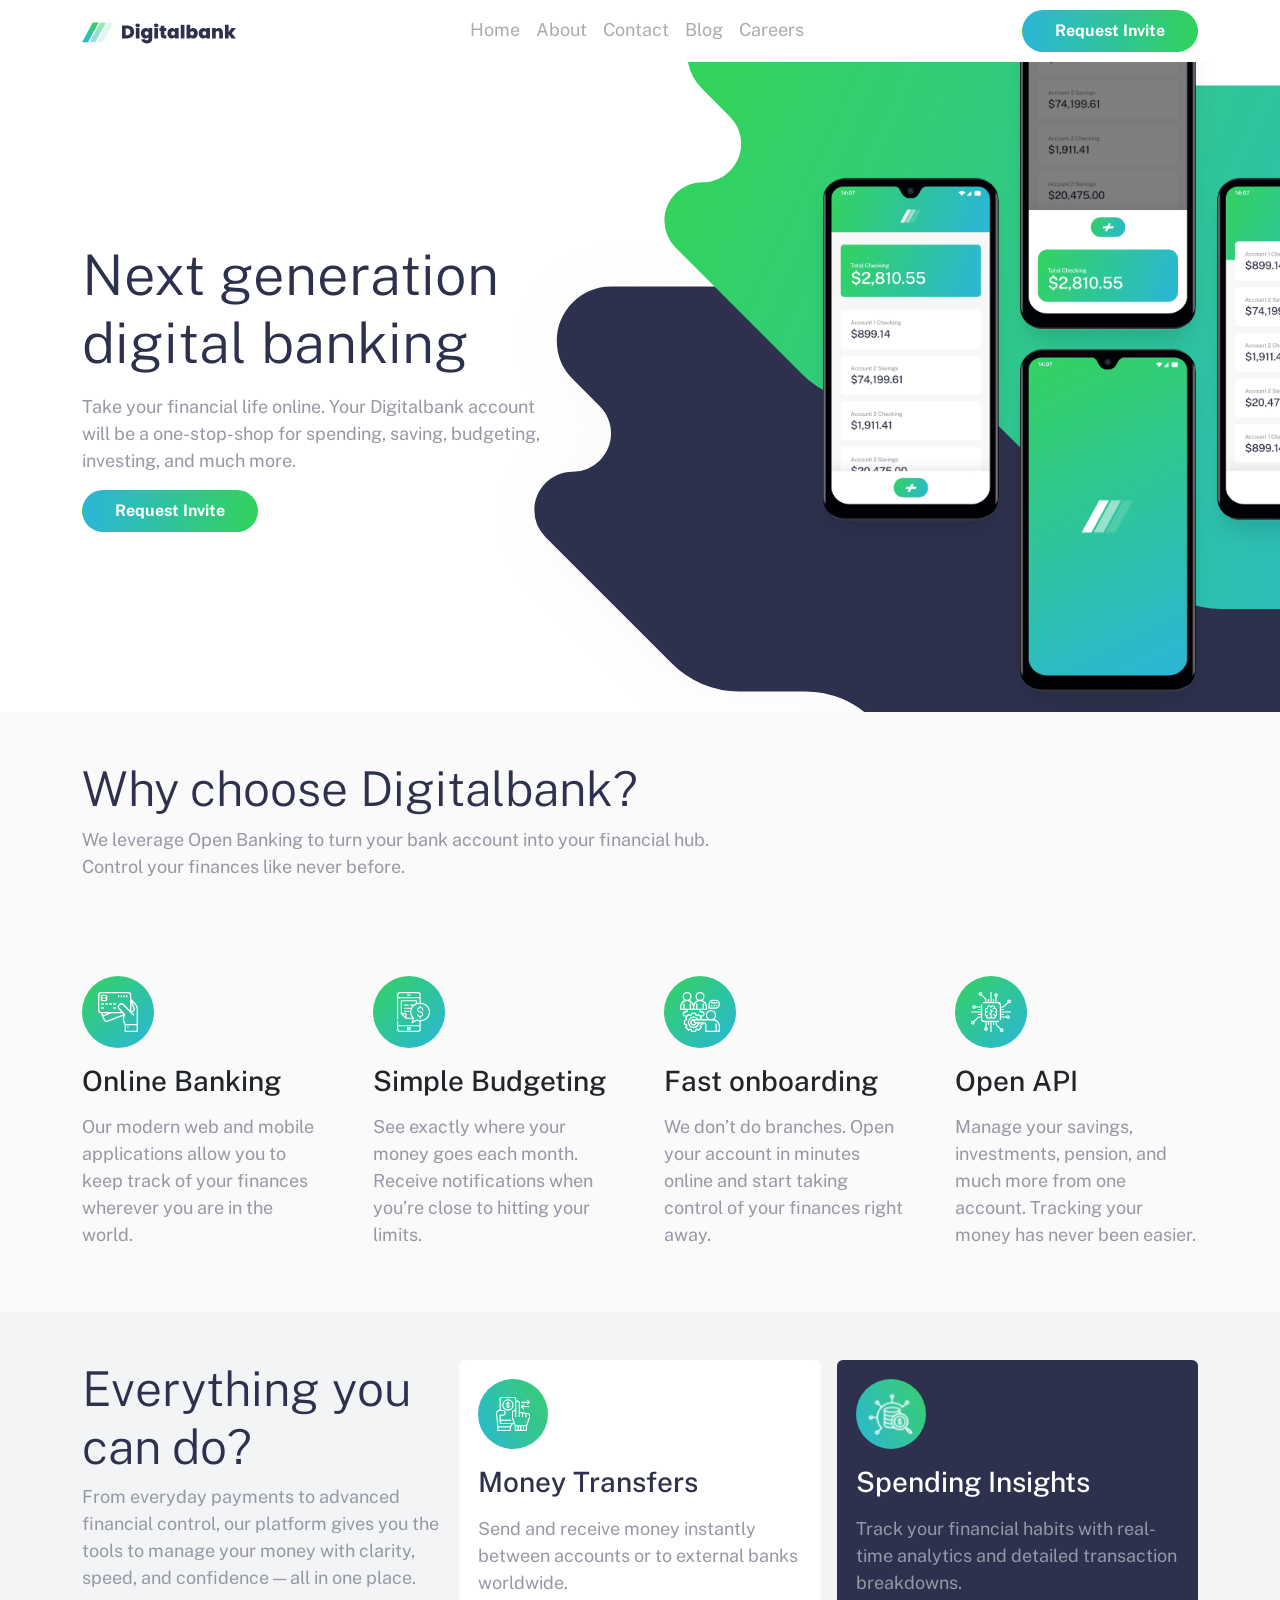
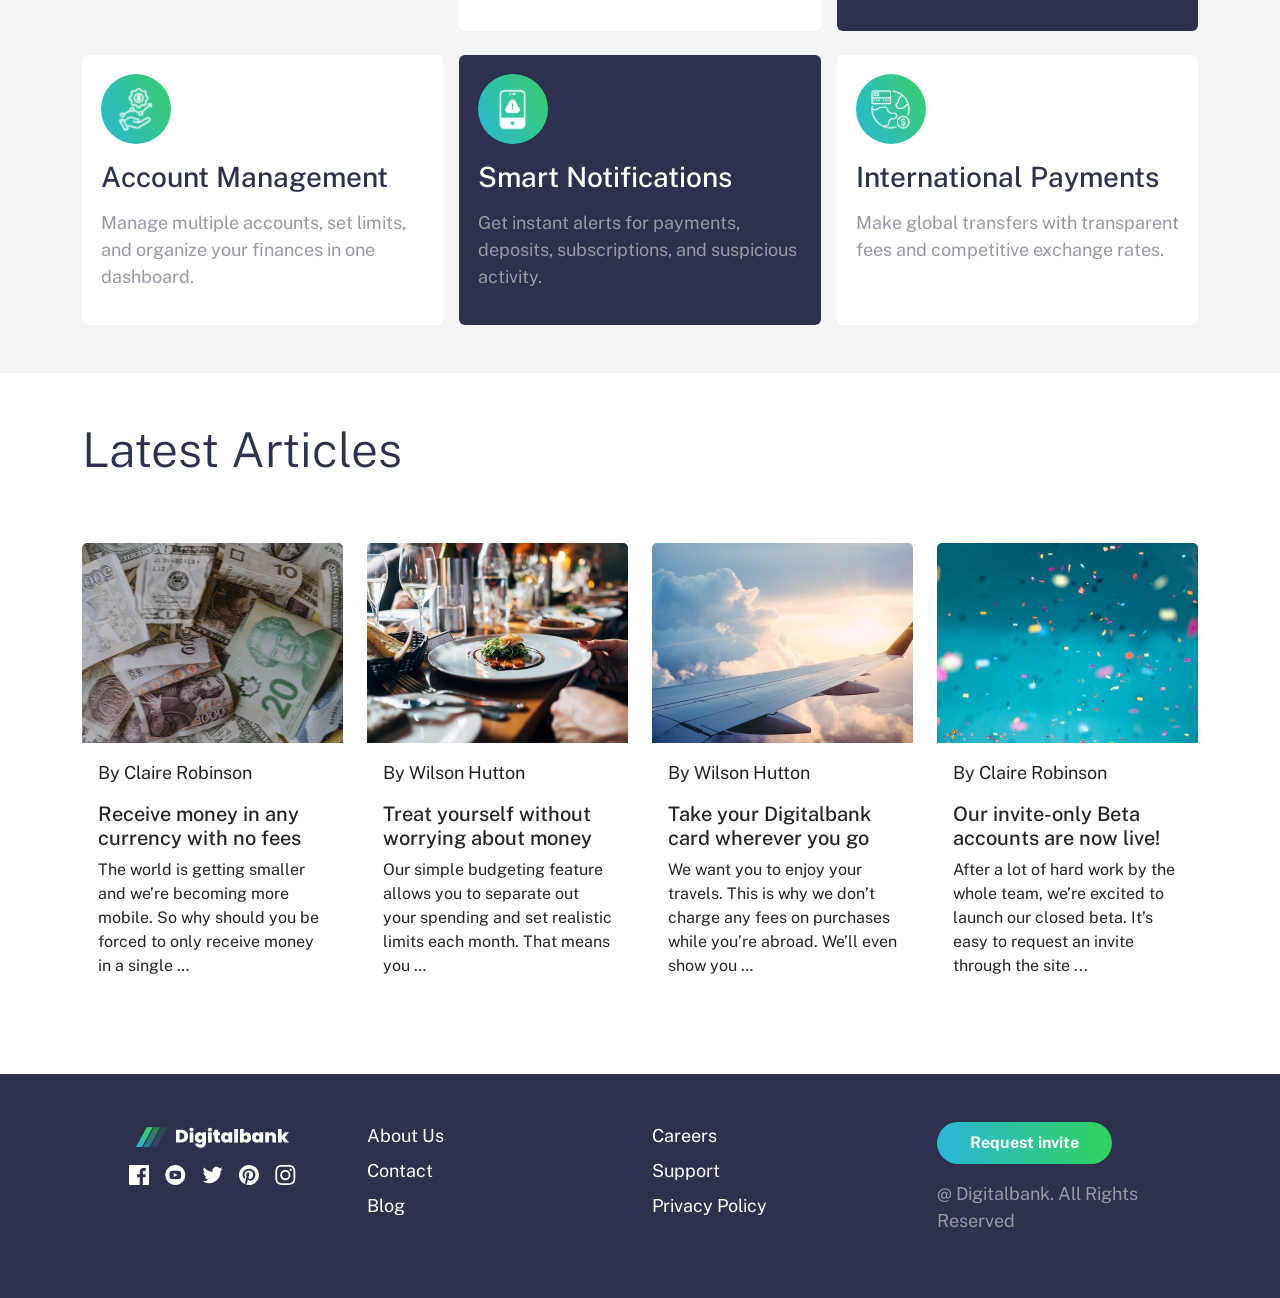
<file: design_implementation/index.html>
<!doctype html>
<html lang="en">
<head>
    <meta charset="UTF-8">
    <link rel="shortcut icon" href="assets/images/favicon-32x32.png" type="image/x-icon">
    <meta name="viewport"
          content="width=device-width, user-scalable=no, initial-scale=1.0, maximum-scale=1.0, minimum-scale=1.0">
    <meta http-equiv="X-UA-Compatible" content="ie=edge">
    <meta name="description" content="Module D Design implementation">
    <title>Digital bank</title>
    <link rel="stylesheet" href="styles/bootstrap.min.css">
    <link rel="stylesheet" href="styles/style.css">
    <link rel="stylesheet" href="styles/mobile.css">
</head>
<body>
<header class="bg-white position-sticky top-0 w-100 z-2">
    <nav class="navbar navbar-expand-lg bg-white">
        <div class="container container-fluid">
            <a class="navbar-brand" href="#">
                <img src="assets/images/logo-dark.svg" alt="Digital bank">
            </a>
            <button class="navbar-toggler border-0" aria-controls="navbarSupportedContent"
                    aria-expanded="false" aria-label="Toggle navigation" id="sideBtn">
                <span class="navbar-toggler-icon"></span>
            </button>
            <div class="collapse navbar-collapse" id="navbarSupportedContent">
                <ul class="navbar-nav ms-auto mb-2 mb-lg-0">
                    <li class="nav-item"><a class="nav-link" href="#">Home</a></li>
                    <li class="nav-item"><a class="nav-link" href="#">About</a></li>
                    <li class="nav-item"><a class="nav-link" href="#">Contact</a></li>
                    <li class="nav-item"><a class="nav-link" href="#">Blog</a></li>
                    <li class="nav-item"><a class="nav-link" href="#">Careers</a></li>
                </ul>
                <button class="ms-auto btn btn-theme d-none d-lg-block">Request Invite</button>
            </div>
        </div>
    </nav>
</header>
<main>
    <section id="hero" class="overflow-hidden position-relative">
        <div class="container vstack justify-content-end justify-content-md-center align-items-start">
            <div class="col-12 col-md-5 text-center text-md-start">
                <h1 class="title display-4">Next generation <br> digital banking</h1>
                <p class="my-3">
                    Take your financial life online. Your Digitalbank account will be a one-stop-shop for spending,
                    saving,
                    budgeting, investing, and much more.
                </p>
                <button class="btn btn-theme">Request Invite</button>
            </div>
        </div>
        <picture>
            <source srcset="assets/images/bg-intro-mobile.svg" media="(max-width: 375px)">
            <img src="assets/images/bg-intro-desktop.svg" alt="Intro desktop" class="hero-background">
        </picture>
        <img src="assets/images/image-mockups.png" alt="Mockups examples" class="hero-mockup">
    </section>
    <section class="bg-gray-light py-5 text-center text-md-start">
        <div class="container">
            <div class="col-12 col-md-7">
                <h2 class="display-5">Why choose Digitalbank?</h2>
                <p>
                    We leverage Open Banking to turn your bank account into your financial hub. Control your finances
                    like
                    never before.
                </p>
            </div>
            <div class="row mt-5 g-4 g-md-5 row-cols-1 row-cols-md-2 row-cols-lg-4">
                <div class="col">
                    <div>
                        <img src="assets/images/icon-online.svg" alt="Online icon">
                        <h3 class="text-dark my-3">Online Banking</h3>
                        <p>
                            Our modern web and mobile applications allow you to keep track of your finances wherever you
                            are in the world.
                        </p>
                    </div>
                </div>
                <div class="col">
                    <div>
                        <img src="assets/images/icon-budgeting.svg" alt="Budgeting icon">
                        <h3 class="text-dark my-3">Simple Budgeting</h3>
                        <p>
                            See exactly where your money goes each month. Receive notifications when you’re close to
                            hitting your limits.
                        </p>
                    </div>
                </div>
                <div class="col">
                    <div>
                        <img src="assets/images/icon-onboarding.svg" alt="Onboarding icon">
                        <h3 class="text-dark my-3">Fast onboarding</h3>
                        <p>
                            We don’t do branches. Open your account in minutes online and start taking control of your
                            finances right away.
                        </p>
                    </div>
                </div>
                <div class="col">
                    <div>
                        <img src="assets/images/icon-api.svg" alt="API icon">
                        <h3 class="text-dark my-3">Open API</h3>
                        <p>
                            Manage your savings, investments, pension, and much more from one account. Tracking your
                            money has never been easier.
                        </p>
                    </div>
                </div>
            </div>
        </div>
    </section>
    <section class="bg-gray-middle py-5 text-center text-md-start">
        <div class="container">
            <div class="row row-cols-1 row-cols-md-2 row-cols-lg-3 g-3">
                <div class="col-8 mx-auto mx-md-0 col-md-12">
                    <h2 class="display-5">Everything you can do?</h2>
                    <p>
                        From everyday payments to advanced financial control, our platform gives you the tools to manage
                        your money with clarity, speed, and confidence — all in one place.
                    </p>
                </div>
                <div class="col">
                    <div class="card-article card card-body h-100">
                        <img src="assets/images/icon-transfers.svg" alt="Transfer icon" width="70"
                             class="mx-auto mx-md-0">
                        <h3 class="my-3">Money Transfers</h3>
                        <p>Send and receive money instantly between accounts or to external banks worldwide.</p>
                    </div>
                </div>
                <div class="col">
                    <div class="card-article card card-body h-100 card-dark">
                        <img src="assets/images/icon-insights.svg" alt="Insights icon" width="70"
                             class="mx-auto mx-md-0">
                        <h3 class="my-3">Spending Insights</h3>
                        <p>Track your financial habits with real-time analytics and detailed transaction breakdowns.</p>
                    </div>
                </div>
            </div>
            <div class="row row-cols-1 row-cols-md-2 row-cols-lg-3 g-3 mt-2">
                <div class="col">
                    <div class="card-article card card-body h-100">
                        <img src="assets/images/icon-management.svg" alt="Management icon" width="70"
                             class="mx-auto mx-md-0">
                        <h3 class="my-3">Account Management</h3>
                        <p>Manage multiple accounts, set limits, and organize your finances in one dashboard.</p>
                    </div>
                </div>
                <div class="col">
                    <div class="card-article card card-body h-100 card-dark">
                        <img src="assets/images/icon-notifications.svg" alt="Notifications icon" width="70"
                             class="mx-auto mx-md-0">
                        <h3 class="my-3">Smart Notifications</h3>
                        <p>Get instant alerts for payments, deposits, subscriptions, and suspicious activity.</p>
                    </div>
                </div>
                <div class="col">
                    <div class="card-article card card-body h-100">
                        <img src="assets/images/icon-mundial.svg" alt="Globe icon" width="70" class="mx-auto mx-md-0">
                        <h3 class="my-3">International Payments</h3>
                        <p>Make global transfers with transparent fees and competitive exchange rates.</p>
                    </div>
                </div>
            </div>
        </div>
    </section>
    <section id="latest" class="py-5">
        <div class="container">
            <h2 class="display-5 mb-5">Latest Articles</h2>
            <div class="row row-cols-md-2 row-cols-lg-4 row-cols-1">
                <div class="col">
                    <article class="card border-0 my-3 card-news">
                        <img src="assets/images/image-currency.jpg" alt="Various types of currencyl"
                             class="card-img-top">
                        <div class="card-body">
                            <p class="eyebrow">By Claire Robinson</p>
                            <h3 class="fs-5">Receive money in any currency with no fees</h3>
                            <p class="fs-6">The world is getting smaller and we’re becoming more mobile. So why
                                should you be
                                forced to only receive money in a single …</p>
                        </div>
                    </article>
                </div>
                <div class="col">
                    <article class="card border-0 my-3 card-news">
                        <img src="assets/images/image-restaurant.jpg" alt="Restaurant"
                             class="card-img-top">
                        <div class="card-body">
                            <p class="eyebrow">By Wilson Hutton</p>
                            <h3 class="fs-5">Treat yourself without worrying about money</h3>
                            <p class="fs-6">
                                Our simple budgeting feature allows you to separate out your spending and set realistic
                                limits each month. That means you …
                            </p>
                        </div>
                    </article>
                </div>
                <div class="col">
                    <article class="card border-0 my-3 card-news">
                        <img src="assets/images/image-plane.jpg" alt="Plane wing"
                             class="card-img-top">
                        <div class="card-body">
                            <p class="eyebrow">By Wilson Hutton</p>
                            <h3 class="fs-5">Take your Digitalbank card wherever you go</h3>
                            <p class="fs-6">
                                We want you to enjoy your travels. This is why we don’t charge any fees on purchases
                                while you’re abroad. We’ll even show you …
                            </p>
                        </div>
                    </article>
                </div>
                <div class="col">
                    <article class="card border-0 my-3 card-news">
                        <img src="assets/images/image-confetti.jpg" alt="Confetti being thrown in the air"
                             class="card-img-top">
                        <div class="card-body">
                            <p class="eyebrow">By Claire Robinson</p>
                            <h3 class="fs-5">Our invite-only Beta accounts are now live!</h3>
                            <p class="fs-6">
                                After a lot of hard work by the whole team, we’re excited to launch our closed beta.
                                It’s easy to request an invite through the site ...
                            </p>
                        </div>
                    </article>
                </div>
            </div>
        </div>
    </section>
</main>
<footer class="bg-blue py-5">
    <div class="container">
        <div class="row text-center text-md-start">
            <div class="col-12 col-md-3 text-center">
                <img src="assets/images/logo-light.svg" alt="Digital bank">
                <div class="hstack gap-3 justify-content-center mt-3">
                    <img src="assets/images/icon-facebook.svg" alt="facebook">
                    <img src="assets/images/icon-youtube.svg" alt="youtube">
                    <img src="assets/images/icon-twitter.svg" alt="twitter">
                    <img src="assets/images/icon-pinterest.svg" alt="pinterest">
                    <img src="assets/images/icon-instagram.svg" alt="instagram">
                </div>
            </div>
            <div class="col-12 col-md-3 mt-5 mt-md-0">
                <ul class="list-unstyled vstack gap-2">
                    <li><a href="#" class="link-footer">
                        About Us
                    </a></li>
                    <li><a href="#" class="link-footer">
                        Contact
                    </a></li>
                    <li><a href="#" class="link-footer">
                        Blog
                    </a></li>
                </ul>
            </div>
            <div class="col-12 col-md-3 mb-5 mb-md-0">
                <ul class="list-unstyled vstack gap-2">
                    <li><a href="#" class="link-footer">
                        Careers
                    </a></li>
                    <li><a href="#" class="link-footer">
                        Support
                    </a></li>
                    <li><a href="#" class="link-footer">
                        Privacy Policy
                    </a></li>
                </ul>
            </div>
            <div class="col-12 col-md-3">
                <button class="btn btn-theme">Request invite</button>
                <p class="mt-3">@ Digitalbank. All Rights Reserved</p>
            </div>
        </div>
    </div>
</footer>
<script src="script/main.js"></script>
</body>
</html>
</file>
<file: design_implementation/styles/style.css>
/*css variables*/
:root {
    /*primary*/
    --blue: hsl(233, 26%, 24%);
    --green: hsl(136, 64%, 51%);
    --cyan: hsl(192, 69%, 51%);
    /*    secondary*/
    --gray-dark: hsl(233, 8%, 62%);
    --gray-middle: hsl(220, 16%, 96%);
    --gray-light: hsl(0, 0%, 98%);
    --white: hsl(0, 100%, 100%);
}

/*color helpers classes*/
.blue {
    color: var(--blue);
}

.bg-blue {
    background: var(--blue);
}

.green {
    color: var(--green);
}

.bg-green {
    background: var(--green);
}

.cyan {
    color: var(--cyan);
}

.bg-cyan {
    background: var(--cyan);
}

.gray-dark {
    color: var(--gray-dark);
}

.bg-gray-dark {
    background: var(--gray-dark);
}

.gray-middle {
    color: var(--gray-middle);
}

.bg-gray-middle {
    background: var(--gray-middle);
}

.gray-light {
    color: var(--gray-light);
}

.bg-gray-light {
    background: var(--gray-light);
}

.white {
    color: var(--white);
}

.bg-white {
    background: var(--white);
}

/*font families*/
@font-face {
    src: url("../assets/fonts/PublicSans-VariableFont_wght.ttf");
    font-family: sans;
    font-display: swap;
}

@font-face {
    src: url("../assets/fonts/PublicSans-Italic-VariableFont_wght.ttf");
    font-family: sans-italic;
    font-display: swap;
}

.sans {
    font-family: sans, serif;
}

.sans-italic {
    font-family: sans-italic, serif;
}

/*common classes*/
.btn-theme {
    border-radius: 999px;
    background: linear-gradient(to right, var(--cyan), var(--green));
    color: var(--white);
    font-weight: bolder;
    padding: .5rem 2rem;
    transition: .4s;
}

.btn-theme:hover {
    filter: opacity(.7);
    background: linear-gradient(to right, var(--cyan), var(--green));
    color: var(--white);
}

/* body styling */
body {
    font-size: 18px;
    font-family: sans, serif;
    background: var(--white);
    color: var(--gray-dark);
}

/*header styling*/
.nav-item {
    border-bottom: 3px solid transparent;
    transition: .4s;
    opacity: .5;
}

.nav-item:hover {
    border-color: var(--green);
    opacity: 1;

    & .nav-link {
        opacity: 1;
    }
}

header.bg-white {
    box-shadow: 0 50px 250px 50px transparent;
    transition: .4s;
}

header.bg-white:has(.nav-show) {
    box-shadow: 0 50px 250px 50px var(--blue);
}

.nav-show {
    text-align: center;
    display: block !important;
    position: absolute;
    width: 80%;
    border-radius: .5rem;
    padding: 1rem 0;
    left: 50%;
    top: 120%;
    transform: translate(-50%, 0);
    background: var(--white);
    opacity: 0;
    animation: show .4s ease-out forwards;
}

@keyframes show {
    to {
        opacity: 1
    }
}

.nav-show .nav-item {
    opacity: 1;
}

/*hero section*/

#hero .container {
    min-height: 650px;
}

h1, h2, .title {
    color: var(--blue);
}

.hero-background {
    position: absolute;
    top: -10%;
    right: -30%;
    z-index: -2;
    height: 150%;
}

.hero-mockup {
    position: absolute;
    top: -10%;
    right: -10%;
    z-index: -1;
    height: 110%;
    width: clamp(300px, 80%, 600px);
    object-fit: cover;
}

/*everything sections*/

.card-article {
    transition: .4s;
    border-color: transparent;
    border-width: 3px;
    --text-color: var(--blue);
}

.card-dark {
    background: var(--blue);
    --text-color: var(--white);
}

.card-article h3 {
    transition: .4s;
    color: var(--text-color);
}

.card-article:hover {
    border-color: var(--green);
}

.card-article:hover h3 {
    color: var(--green);
}

.card-dark:hover {
    border-color: var(--cyan);
}

.card-dark:hover h3 {
    color: var(--cyan);
}

/*latest sectoin*/
#latest .card {
    transition: .4s;
    box-shadow: 0 0 20px -10px transparent;
    cursor: pointer;
}

#latest .card:hover {
    box-shadow: 0 0 20px -10px rgba(0, 0, 0, .7);
}

#latest .card h3 {
    transition: .4s;
}

#latest .card:hover h3 {
    color: var(--green);
}

#latest .card-img-top {
    height: 200px;
    object-fit: cover;
}

.link-footer {
    color: var(--white);
    text-decoration: none;
    transition: .4s;
}

.link-footer:hover {
    color: var(--green);
}
</file>
<file: design_implementation/styles/mobile.css>
@media screen and (max-width: 450px) {
    .hero-background{
        width: 100% !important;
        height: 300px;
        object-fit: cover;
        left: 0;
        top: 0;
    }

    .hero-mockup{
        top: 0;
        left: 50%;
        transform:translateX(-50%);
        width: 80%;
        height: auto;
    }
}
</file>
